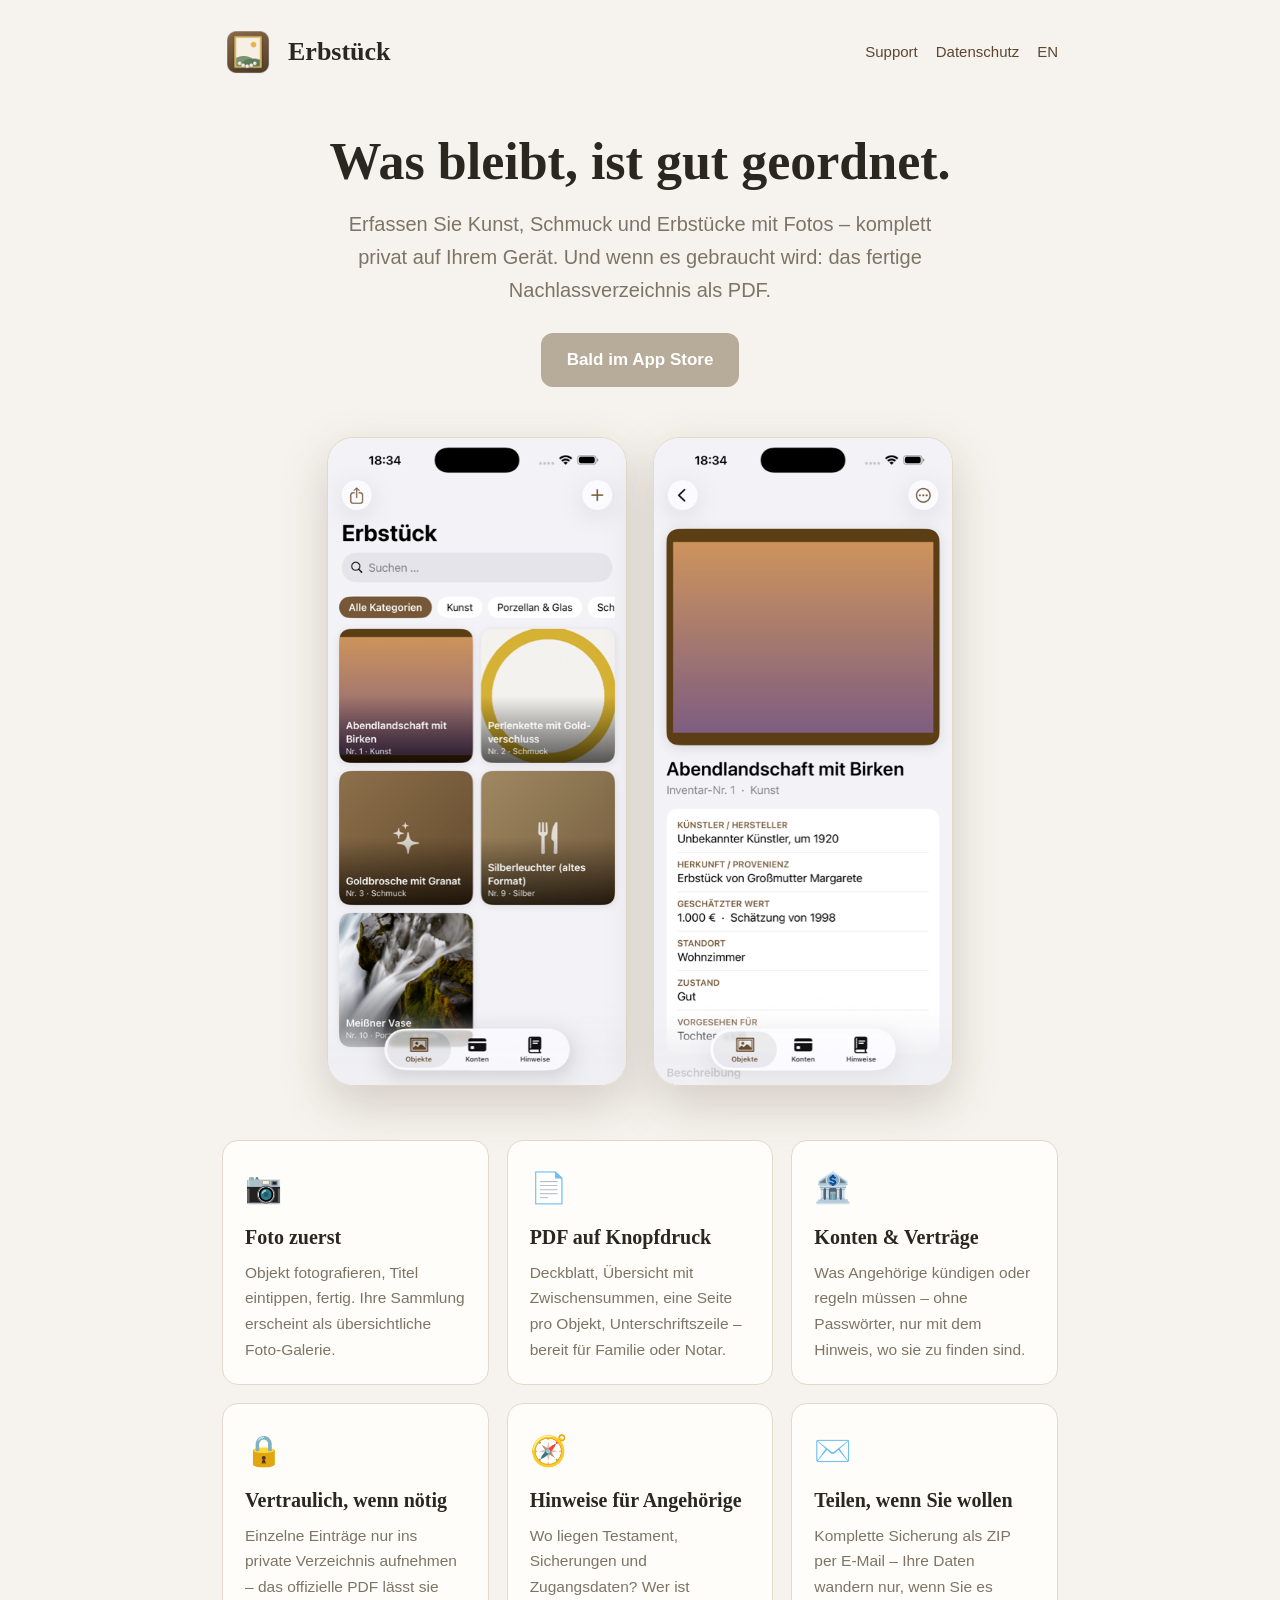
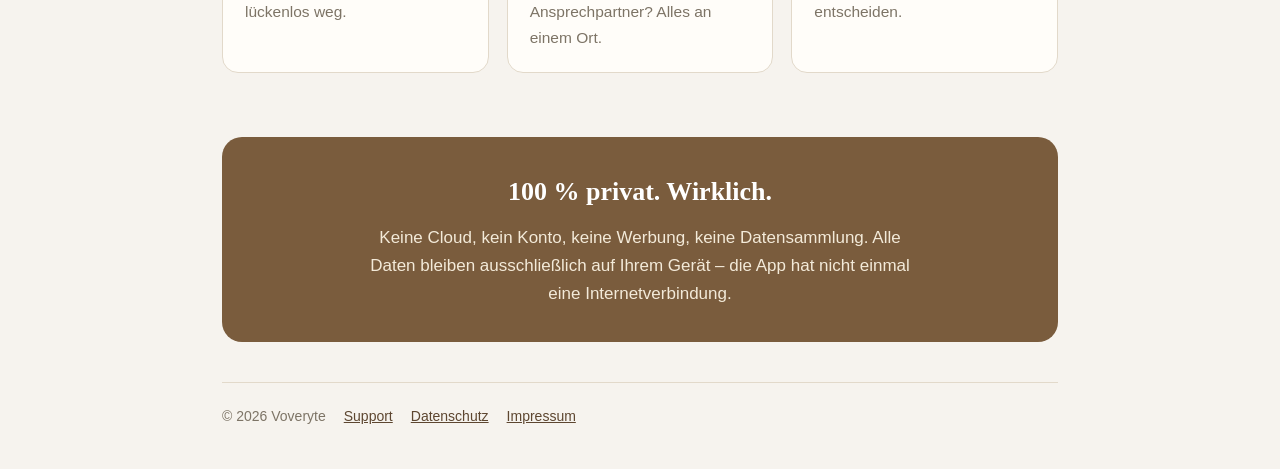
<file: index.html>
<!DOCTYPE html>
<html lang="de">
<head>
<meta charset="utf-8">
<meta name="viewport" content="width=device-width, initial-scale=1">
<title>Erbstück – Inventar & Nachlassverzeichnis</title>
<meta name="description" content="Erfassen Sie Kunst, Schmuck und Erbstücke mit Fotos – komplett privat auf Ihrem Gerät. Auf Wunsch als Nachlassverzeichnis im PDF-Format.">
<link rel="stylesheet" href="style.css">
<link rel="icon" href="bilder/icon.png">
<link rel="alternate" hreflang="en" href="en/index.html">
</head>
<body>
<div class="wrap">
  <header class="site">
    <img src="bilder/icon.png" alt="Erbstück App-Icon">
    <span class="name">Erbstück</span>
    <nav>
      <a href="support.html">Support</a>
      <a href="datenschutz.html">Datenschutz</a>
      <a href="en/index.html">EN</a>
    </nav>
  </header>

  <div class="hero">
    <h1>Was bleibt, ist gut geordnet.</h1>
    <p class="lead">Erfassen Sie Kunst, Schmuck und Erbstücke mit Fotos –
    komplett privat auf Ihrem Gerät. Und wenn es gebraucht wird:
    das fertige Nachlassverzeichnis als PDF.</p>
    <a class="badge soon">Bald im App&nbsp;Store</a>
    <!-- Nach dem Launch ersetzen durch:
    <a class="badge" href="https://apps.apple.com/app/idXXXXXXXX">Im App Store laden</a> -->
  </div>

  <div class="shots">
    <img src="bilder/galerie.png" alt="Foto-Galerie der erfassten Objekte">
    <img src="bilder/detail.png" alt="Detailansicht eines Objekts">
  </div>

  <section class="features">
    <div class="grid">
      <div class="card"><div class="emoji">📷</div><h3>Foto zuerst</h3>
        <p>Objekt fotografieren, Titel eintippen, fertig. Ihre Sammlung
        erscheint als übersichtliche Foto-Galerie.</p></div>
      <div class="card"><div class="emoji">📄</div><h3>PDF auf Knopfdruck</h3>
        <p>Deckblatt, Übersicht mit Zwischensummen, eine Seite pro Objekt,
        Unterschriftszeile – bereit für Familie oder Notar.</p></div>
      <div class="card"><div class="emoji">🏦</div><h3>Konten &amp; Verträge</h3>
        <p>Was Angehörige kündigen oder regeln müssen – ohne Passwörter,
        nur mit dem Hinweis, wo sie zu finden sind.</p></div>
      <div class="card"><div class="emoji">🔒</div><h3>Vertraulich, wenn nötig</h3>
        <p>Einzelne Einträge nur ins private Verzeichnis aufnehmen –
        das offizielle PDF lässt sie lückenlos weg.</p></div>
      <div class="card"><div class="emoji">🧭</div><h3>Hinweise für Angehörige</h3>
        <p>Wo liegen Testament, Sicherungen und Zugangsdaten? Wer ist
        Ansprechpartner? Alles an einem Ort.</p></div>
      <div class="card"><div class="emoji">✉️</div><h3>Teilen, wenn Sie wollen</h3>
        <p>Komplette Sicherung als ZIP per E-Mail – Ihre Daten wandern nur,
        wenn Sie es entscheiden.</p></div>
    </div>
  </section>

  <div class="privacy-band">
    <h2>100 % privat. Wirklich.</h2>
    <p>Keine Cloud, kein Konto, keine Werbung, keine Datensammlung.
    Alle Daten bleiben ausschließlich auf Ihrem Gerät –
    die App hat nicht einmal eine Internetverbindung.</p>
  </div>

  <footer class="site">
    <span>© 2026 Voveryte</span>
    <a href="support.html">Support</a>
    <a href="datenschutz.html">Datenschutz</a>
    <a href="impressum.html">Impressum</a>
  </footer>
</div>
</body>
</html>
</file>
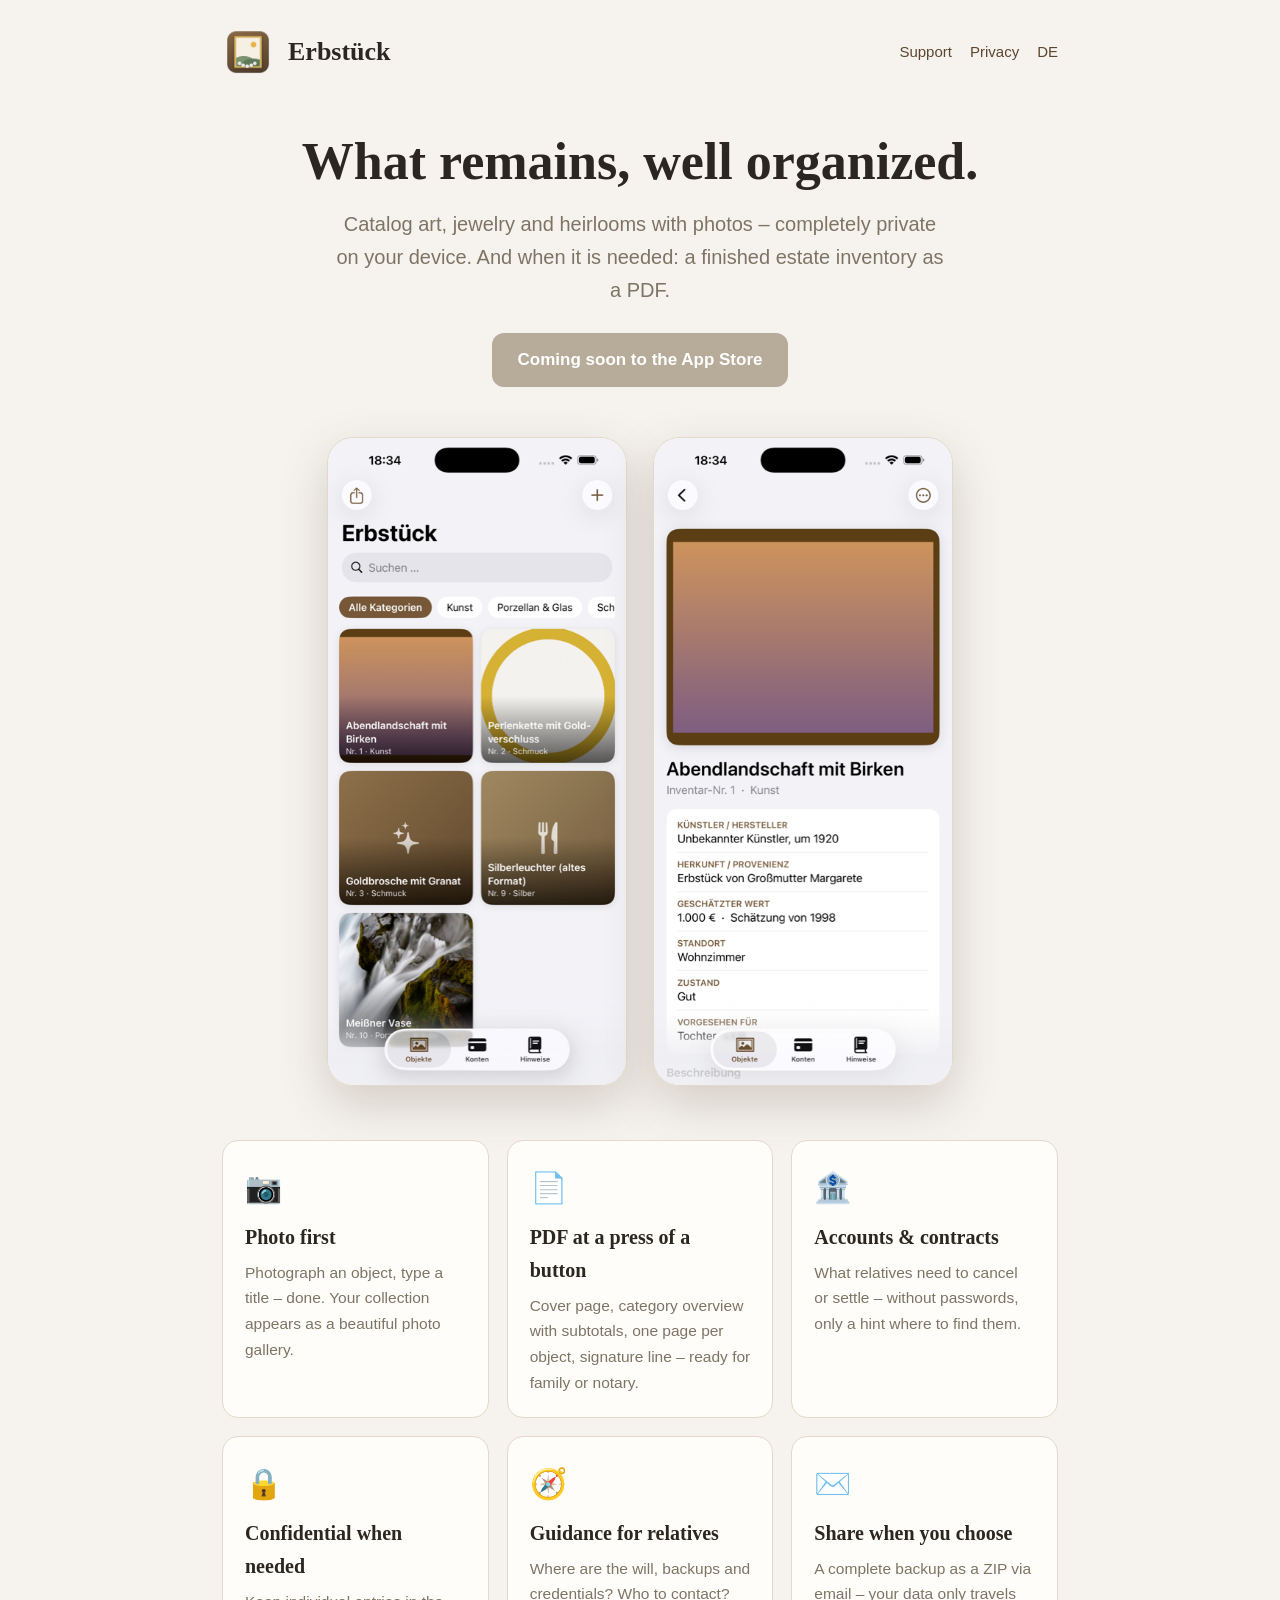
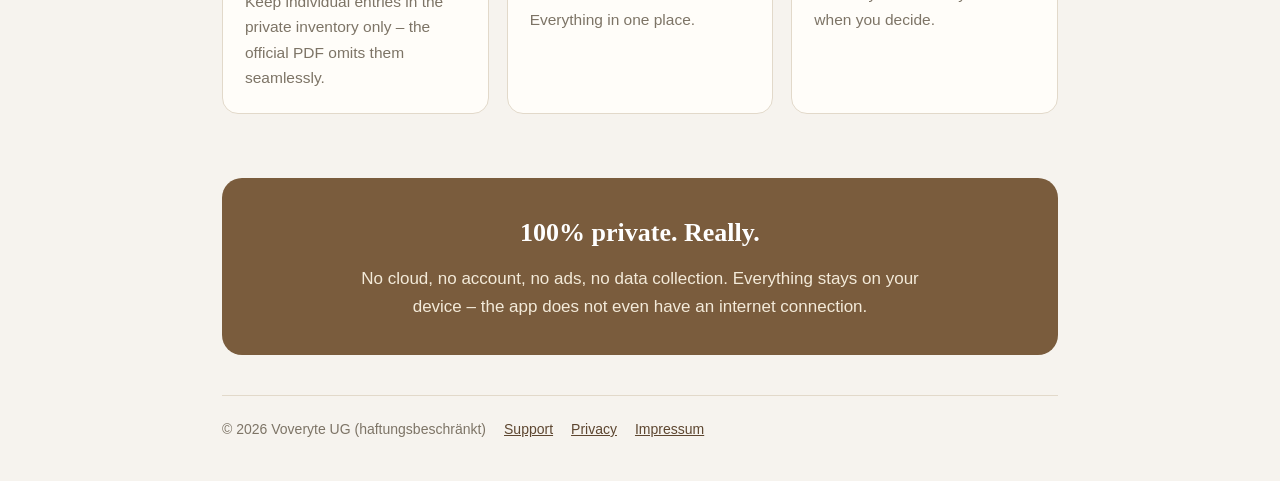
<file: en/index.html>
<!DOCTYPE html>
<html lang="en">
<head>
<meta charset="utf-8">
<meta name="viewport" content="width=device-width, initial-scale=1">
<title>Erbstück – Home Inventory & Estate List</title>
<meta name="description" content="Catalog art, jewelry and heirlooms with photos – completely private on your device. Export an estate inventory PDF whenever you need it.">
<link rel="stylesheet" href="../style.css">
<link rel="icon" href="../bilder/icon.png">
<link rel="alternate" hreflang="de" href="../index.html">
</head>
<body>
<div class="wrap">
  <header class="site">
    <img src="../bilder/icon.png" alt="Erbstück app icon">
    <span class="name">Erbstück</span>
    <nav>
      <a href="support.html">Support</a>
      <a href="privacy.html">Privacy</a>
      <a href="../index.html">DE</a>
    </nav>
  </header>

  <div class="hero">
    <h1>What remains, well organized.</h1>
    <p class="lead">Catalog art, jewelry and heirlooms with photos –
    completely private on your device. And when it is needed:
    a finished estate inventory as a PDF.</p>
    <a class="badge soon">Coming soon to the App&nbsp;Store</a>
    <!-- After launch replace with:
    <a class="badge" href="https://apps.apple.com/app/idXXXXXXXX">Download on the App Store</a> -->
  </div>

  <div class="shots">
    <img src="../bilder/galerie.png" alt="Photo gallery of catalogued objects">
    <img src="../bilder/detail.png" alt="Detail view of an object">
  </div>

  <section class="features">
    <div class="grid">
      <div class="card"><div class="emoji">📷</div><h3>Photo first</h3>
        <p>Photograph an object, type a title – done. Your collection
        appears as a beautiful photo gallery.</p></div>
      <div class="card"><div class="emoji">📄</div><h3>PDF at a press of a button</h3>
        <p>Cover page, category overview with subtotals, one page per
        object, signature line – ready for family or notary.</p></div>
      <div class="card"><div class="emoji">🏦</div><h3>Accounts &amp; contracts</h3>
        <p>What relatives need to cancel or settle – without passwords,
        only a hint where to find them.</p></div>
      <div class="card"><div class="emoji">🔒</div><h3>Confidential when needed</h3>
        <p>Keep individual entries in the private inventory only –
        the official PDF omits them seamlessly.</p></div>
      <div class="card"><div class="emoji">🧭</div><h3>Guidance for relatives</h3>
        <p>Where are the will, backups and credentials? Who to contact?
        Everything in one place.</p></div>
      <div class="card"><div class="emoji">✉️</div><h3>Share when you choose</h3>
        <p>A complete backup as a ZIP via email – your data only travels
        when you decide.</p></div>
    </div>
  </section>

  <div class="privacy-band">
    <h2>100% private. Really.</h2>
    <p>No cloud, no account, no ads, no data collection.
    Everything stays on your device –
    the app does not even have an internet connection.</p>
  </div>

  <footer class="site">
    <span>© 2026 Voveryte UG (haftungsbeschränkt)</span>
    <a href="support.html">Support</a>
    <a href="privacy.html">Privacy</a>
    <a href="../impressum.html">Impressum</a>
  </footer>
</div>
</body>
</html>
</file>
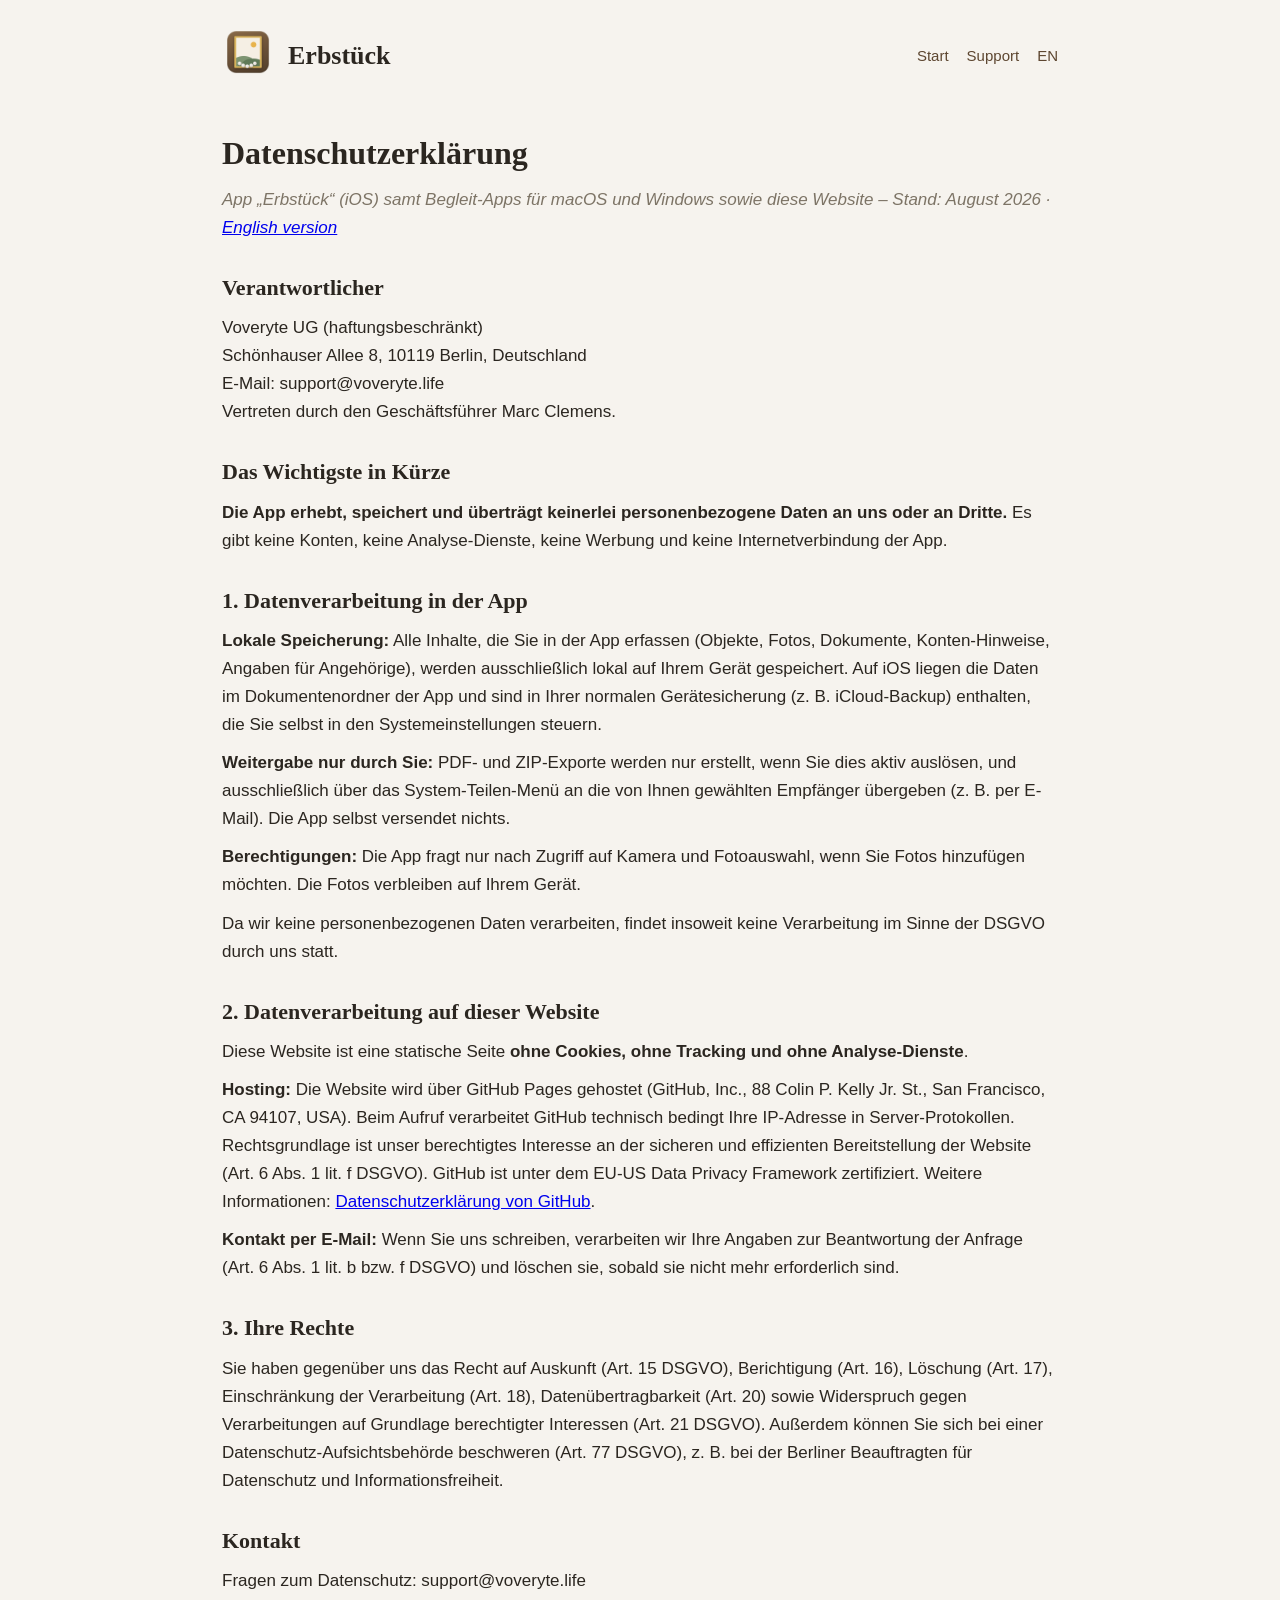
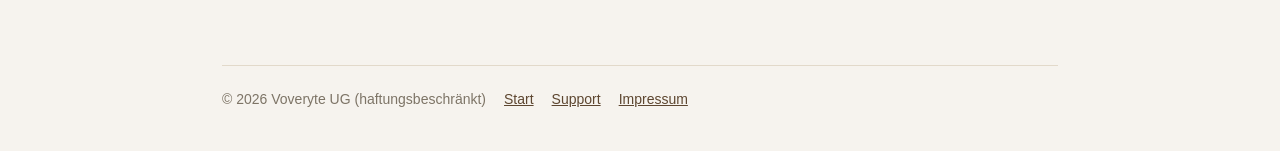
<file: datenschutz.html>
<!DOCTYPE html>
<html lang="de">
<head>
<meta charset="utf-8">
<meta name="viewport" content="width=device-width, initial-scale=1">
<title>Datenschutz – Erbstück</title>
<link rel="stylesheet" href="style.css">
<link rel="icon" href="bilder/icon.png">
<link rel="alternate" hreflang="en" href="en/privacy.html">
</head>
<body>
<div class="wrap">
  <header class="site">
    <a href="index.html"><img src="bilder/icon.png" alt="Erbstück App-Icon"></a>
    <span class="name">Erbstück</span>
    <nav><a href="index.html">Start</a><a href="support.html">Support</a><a href="en/privacy.html">EN</a></nav>
  </header>

  <main class="doc">
    <h1>Datenschutzerklärung</h1>
    <p><em>App „Erbstück“ (iOS) samt Begleit-Apps für macOS und Windows sowie
    diese Website – Stand: August 2026 ·
    <a href="en/privacy.html">English version</a></em></p>

    <h2>Verantwortlicher</h2>
    <p>Voveryte UG (haftungsbeschränkt)<br>
    Schönhauser Allee 8, 10119 Berlin, Deutschland<br>
    E-Mail: support@voveryte.life<br>
    Vertreten durch den Geschäftsführer Marc Clemens.</p>

    <h2>Das Wichtigste in Kürze</h2>
    <p><strong>Die App erhebt, speichert und überträgt keinerlei
    personenbezogene Daten an uns oder an Dritte.</strong> Es gibt keine
    Konten, keine Analyse-Dienste, keine Werbung und keine
    Internetverbindung der App.</p>

    <h2>1. Datenverarbeitung in der App</h2>
    <p><strong>Lokale Speicherung:</strong> Alle Inhalte, die Sie in der App
    erfassen (Objekte, Fotos, Dokumente, Konten-Hinweise, Angaben für
    Angehörige), werden ausschließlich lokal auf Ihrem Gerät gespeichert.
    Auf iOS liegen die Daten im Dokumentenordner der App und sind in Ihrer
    normalen Gerätesicherung (z. B. iCloud-Backup) enthalten, die Sie selbst
    in den Systemeinstellungen steuern.</p>
    <p><strong>Weitergabe nur durch Sie:</strong> PDF- und ZIP-Exporte werden
    nur erstellt, wenn Sie dies aktiv auslösen, und ausschließlich über das
    System-Teilen-Menü an die von Ihnen gewählten Empfänger übergeben
    (z. B. per E-Mail). Die App selbst versendet nichts.</p>
    <p><strong>Berechtigungen:</strong> Die App fragt nur nach Zugriff auf
    Kamera und Fotoauswahl, wenn Sie Fotos hinzufügen möchten. Die Fotos
    verbleiben auf Ihrem Gerät.</p>
    <p>Da wir keine personenbezogenen Daten verarbeiten, findet insoweit
    keine Verarbeitung im Sinne der DSGVO durch uns statt.</p>

    <h2>2. Datenverarbeitung auf dieser Website</h2>
    <p>Diese Website ist eine statische Seite <strong>ohne Cookies, ohne
    Tracking und ohne Analyse-Dienste</strong>.</p>
    <p><strong>Hosting:</strong> Die Website wird über GitHub Pages gehostet
    (GitHub, Inc., 88 Colin P. Kelly Jr. St., San Francisco, CA 94107, USA).
    Beim Aufruf verarbeitet GitHub technisch bedingt Ihre IP-Adresse in
    Server-Protokollen. Rechtsgrundlage ist unser berechtigtes Interesse an
    der sicheren und effizienten Bereitstellung der Website
    (Art. 6 Abs. 1 lit. f DSGVO). GitHub ist unter dem EU-US Data Privacy
    Framework zertifiziert. Weitere Informationen:
    <a href="https://docs.github.com/site-policy/privacy-policies/github-general-privacy-statement">Datenschutzerklärung von GitHub</a>.</p>
    <p><strong>Kontakt per E-Mail:</strong> Wenn Sie uns schreiben, verarbeiten
    wir Ihre Angaben zur Beantwortung der Anfrage
    (Art. 6 Abs. 1 lit. b bzw. f DSGVO) und löschen sie, sobald sie nicht
    mehr erforderlich sind.</p>

    <h2>3. Ihre Rechte</h2>
    <p>Sie haben gegenüber uns das Recht auf Auskunft (Art. 15 DSGVO),
    Berichtigung (Art. 16), Löschung (Art. 17), Einschränkung der
    Verarbeitung (Art. 18), Datenübertragbarkeit (Art. 20) sowie Widerspruch
    gegen Verarbeitungen auf Grundlage berechtigter Interessen
    (Art. 21 DSGVO). Außerdem können Sie sich bei einer
    Datenschutz-Aufsichtsbehörde beschweren (Art. 77 DSGVO), z. B. bei der
    Berliner Beauftragten für Datenschutz und Informationsfreiheit.</p>

    <h2>Kontakt</h2>
    <p>Fragen zum Datenschutz: support@voveryte.life</p>
  </main>

  <footer class="site">
    <span>© 2026 Voveryte UG (haftungsbeschränkt)</span>
    <a href="index.html">Start</a>
    <a href="support.html">Support</a>
    <a href="impressum.html">Impressum</a>
  </footer>
</div>
</body>
</html>
</file>
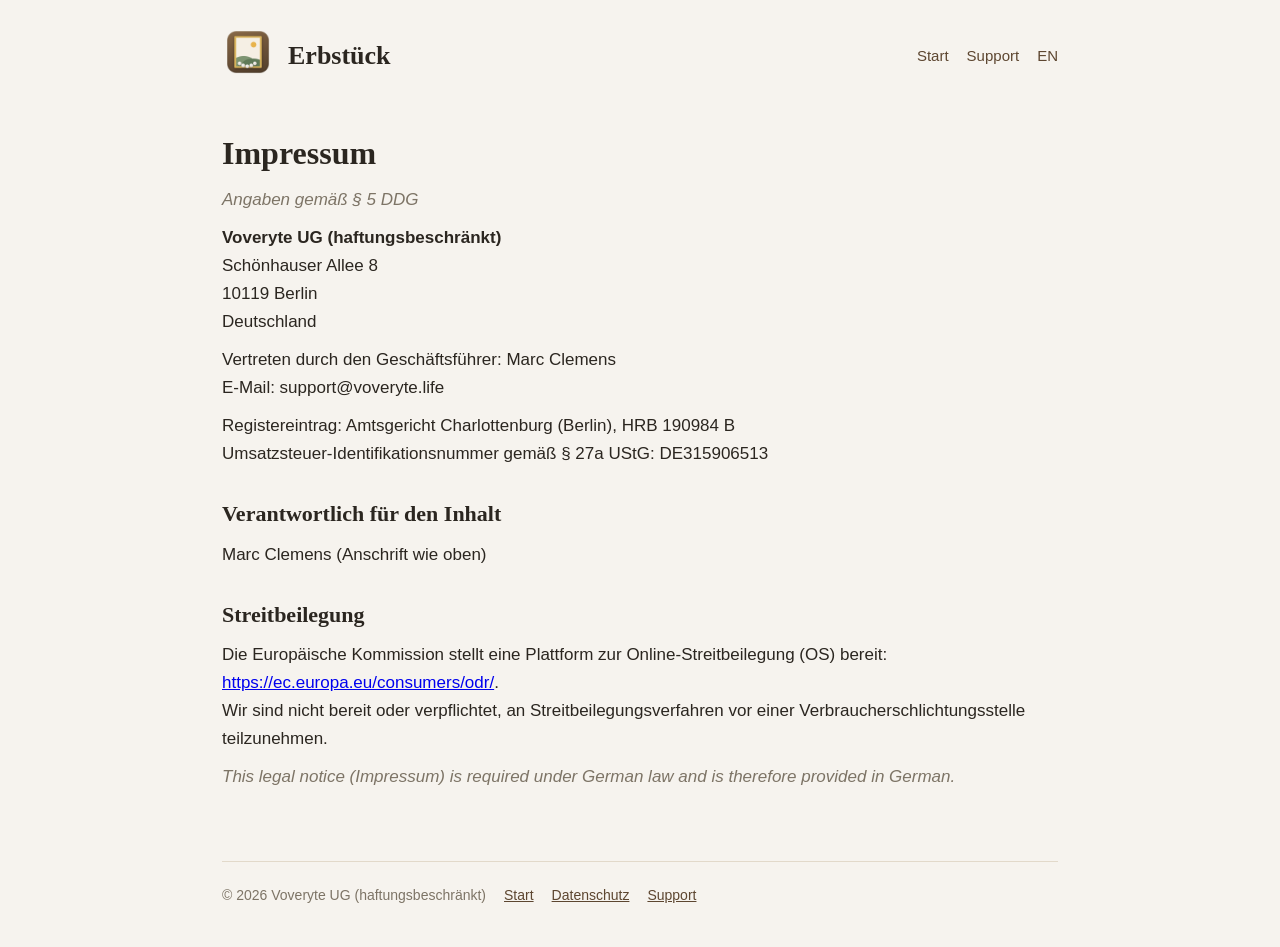
<file: impressum.html>
<!DOCTYPE html>
<html lang="de">
<head>
<meta charset="utf-8">
<meta name="viewport" content="width=device-width, initial-scale=1">
<title>Impressum – Erbstück</title>
<link rel="stylesheet" href="style.css">
<link rel="icon" href="bilder/icon.png">
</head>
<body>
<div class="wrap">
  <header class="site">
    <a href="index.html"><img src="bilder/icon.png" alt="Erbstück App-Icon"></a>
    <span class="name">Erbstück</span>
    <nav><a href="index.html">Start</a><a href="support.html">Support</a><a href="en/index.html">EN</a></nav>
  </header>

  <main class="doc">
    <h1>Impressum</h1>
    <p><em>Angaben gemäß § 5 DDG</em></p>

    <p>
      <strong>Voveryte UG (haftungsbeschränkt)</strong><br>
      Schönhauser Allee 8<br>
      10119 Berlin<br>
      Deutschland
    </p>
    <p>
      Vertreten durch den Geschäftsführer: Marc Clemens<br>
      E-Mail: support@voveryte.life
    </p>
    <p>
      Registereintrag: Amtsgericht Charlottenburg (Berlin), HRB 190984 B<br>
      Umsatzsteuer-Identifikationsnummer gemäß § 27a UStG: DE315906513
    </p>

    <h2>Verantwortlich für den Inhalt</h2>
    <p>Marc Clemens (Anschrift wie oben)</p>

    <h2>Streitbeilegung</h2>
    <p>Die Europäische Kommission stellt eine Plattform zur
    Online-Streitbeilegung (OS) bereit:
    <a href="https://ec.europa.eu/consumers/odr/">https://ec.europa.eu/consumers/odr/</a>.<br>
    Wir sind nicht bereit oder verpflichtet, an Streitbeilegungsverfahren vor
    einer Verbraucherschlichtungsstelle teilzunehmen.</p>

    <p><em>This legal notice (Impressum) is required under German law and is
    therefore provided in German.</em></p>
  </main>

  <footer class="site">
    <span>© 2026 Voveryte UG (haftungsbeschränkt)</span>
    <a href="index.html">Start</a>
    <a href="datenschutz.html">Datenschutz</a>
    <a href="support.html">Support</a>
  </footer>
</div>
</body>
</html>
</file>
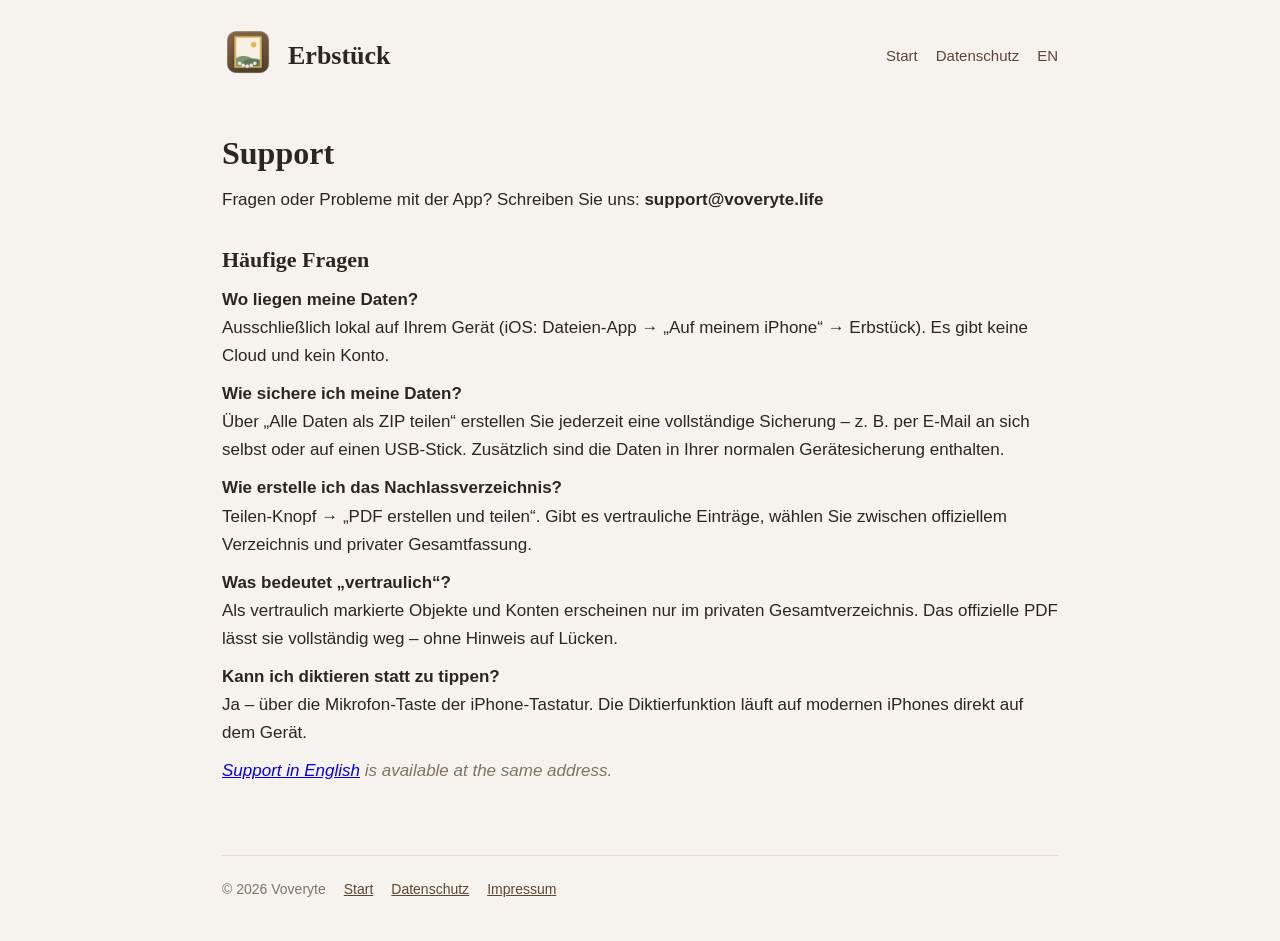
<file: support.html>
<!DOCTYPE html>
<html lang="de">
<head>
<meta charset="utf-8">
<meta name="viewport" content="width=device-width, initial-scale=1">
<title>Support – Erbstück</title>
<link rel="stylesheet" href="style.css">
<link rel="icon" href="bilder/icon.png">
<link rel="alternate" hreflang="en" href="en/support.html">
</head>
<body>
<div class="wrap">
  <header class="site">
    <a href="index.html"><img src="bilder/icon.png" alt="Erbstück App-Icon"></a>
    <span class="name">Erbstück</span>
    <nav><a href="index.html">Start</a><a href="datenschutz.html">Datenschutz</a><a href="en/support.html">EN</a></nav>
  </header>

  <main class="doc">
    <h1>Support</h1>
    <p>Fragen oder Probleme mit der App? Schreiben Sie uns:
    <strong>support@voveryte.life</strong></p>

    <h2>Häufige Fragen</h2>

    <p><strong>Wo liegen meine Daten?</strong><br>
    Ausschließlich lokal auf Ihrem Gerät (iOS: Dateien-App → „Auf meinem
    iPhone“ → Erbstück). Es gibt keine Cloud und kein Konto.</p>

    <p><strong>Wie sichere ich meine Daten?</strong><br>
    Über „Alle Daten als ZIP teilen“ erstellen Sie jederzeit eine vollständige
    Sicherung – z. B. per E-Mail an sich selbst oder auf einen USB-Stick.
    Zusätzlich sind die Daten in Ihrer normalen Gerätesicherung enthalten.</p>

    <p><strong>Wie erstelle ich das Nachlassverzeichnis?</strong><br>
    Teilen-Knopf → „PDF erstellen und teilen“. Gibt es vertrauliche Einträge,
    wählen Sie zwischen offiziellem Verzeichnis und privater Gesamtfassung.</p>

    <p><strong>Was bedeutet „vertraulich“?</strong><br>
    Als vertraulich markierte Objekte und Konten erscheinen nur im privaten
    Gesamtverzeichnis. Das offizielle PDF lässt sie vollständig weg – ohne
    Hinweis auf Lücken.</p>

    <p><strong>Kann ich diktieren statt zu tippen?</strong><br>
    Ja – über die Mikrofon-Taste der iPhone-Tastatur. Die Diktierfunktion
    läuft auf modernen iPhones direkt auf dem Gerät.</p>

    <p><em><a href="en/support.html">Support in English</a> is available at the same address.</em></p>
  </main>

  <footer class="site">
    <span>© 2026 Voveryte</span>
    <a href="index.html">Start</a>
    <a href="datenschutz.html">Datenschutz</a>
    <a href="impressum.html">Impressum</a>
  </footer>
</div>
</body>
</html>
</file>
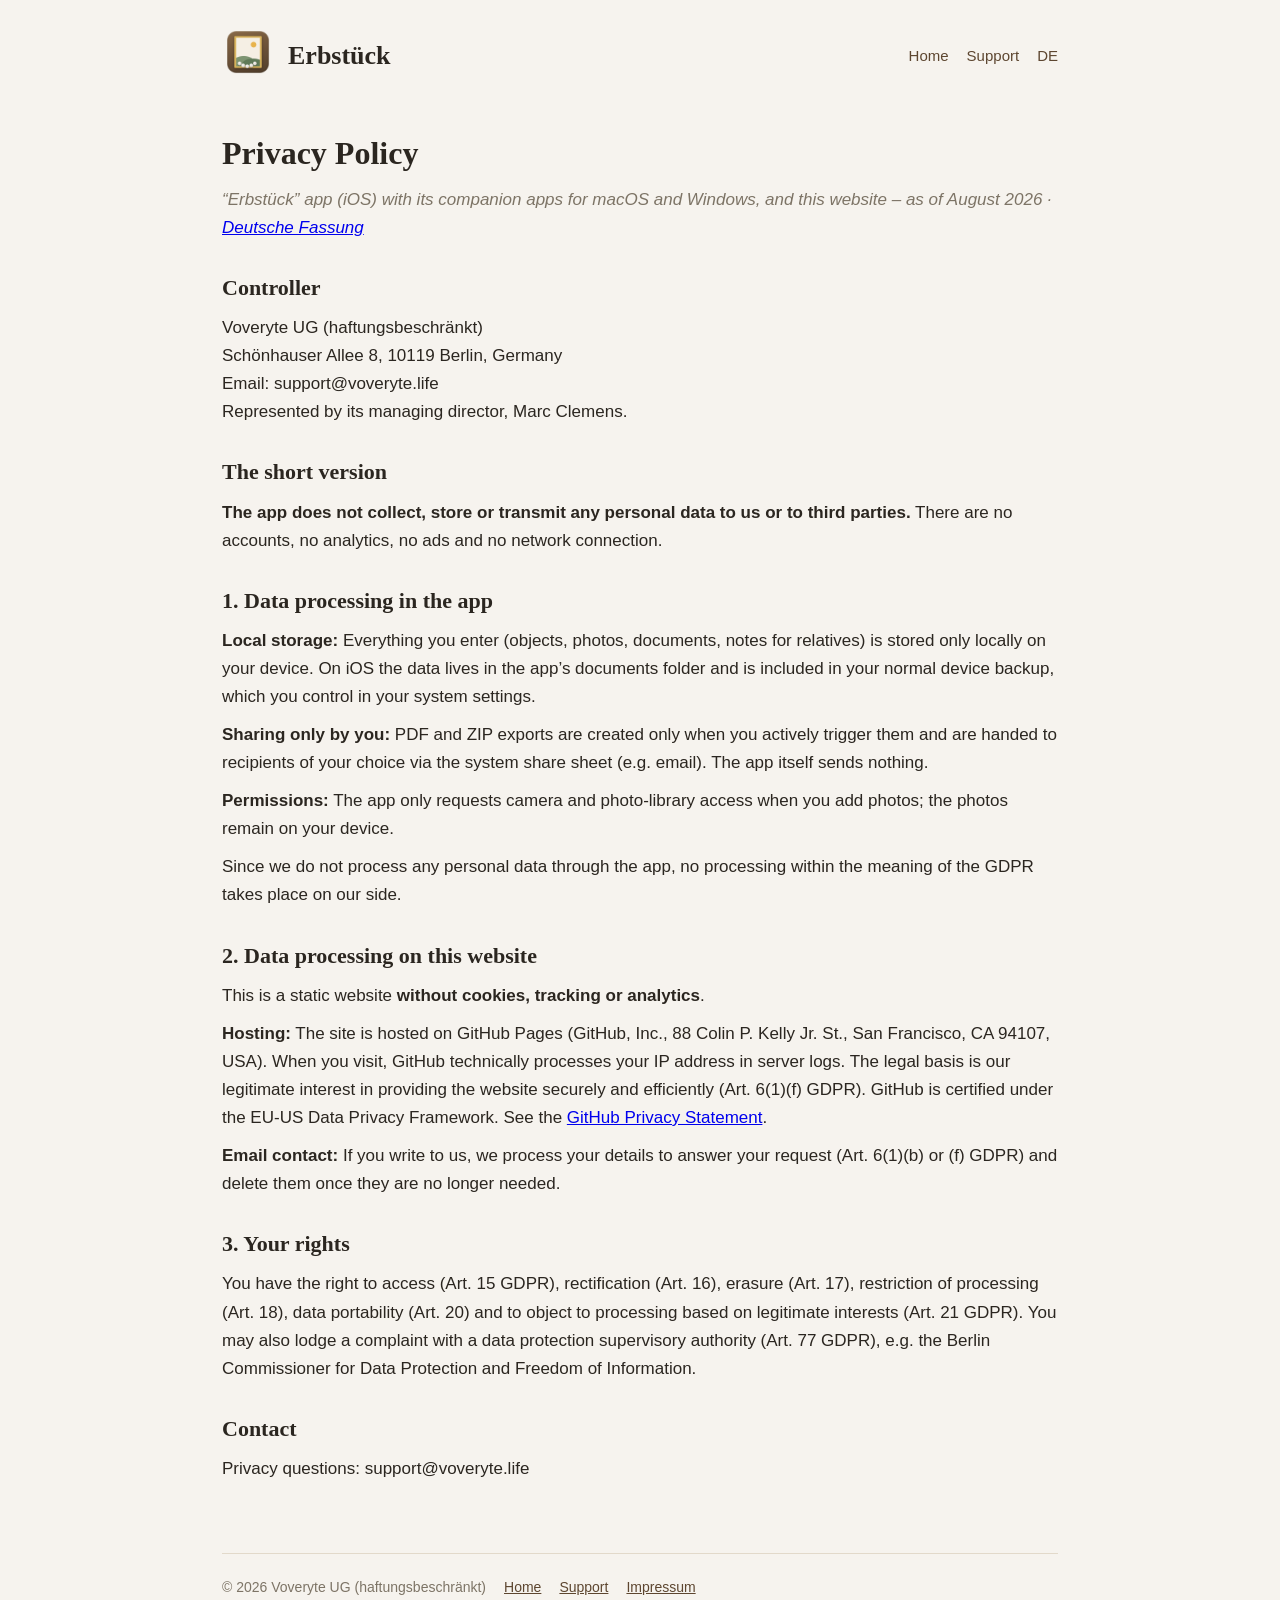
<file: en/privacy.html>
<!DOCTYPE html>
<html lang="en">
<head>
<meta charset="utf-8">
<meta name="viewport" content="width=device-width, initial-scale=1">
<title>Privacy Policy – Erbstück</title>
<link rel="stylesheet" href="../style.css">
<link rel="icon" href="../bilder/icon.png">
<link rel="alternate" hreflang="de" href="../datenschutz.html">
</head>
<body>
<div class="wrap">
  <header class="site">
    <a href="index.html"><img src="../bilder/icon.png" alt="Erbstück app icon"></a>
    <span class="name">Erbstück</span>
    <nav><a href="index.html">Home</a><a href="support.html">Support</a><a href="../datenschutz.html">DE</a></nav>
  </header>

  <main class="doc">
    <h1>Privacy Policy</h1>
    <p><em>“Erbstück” app (iOS) with its companion apps for macOS and Windows,
    and this website – as of August 2026 ·
    <a href="../datenschutz.html">Deutsche Fassung</a></em></p>

    <h2>Controller</h2>
    <p>Voveryte UG (haftungsbeschränkt)<br>
    Schönhauser Allee 8, 10119 Berlin, Germany<br>
    Email: support@voveryte.life<br>
    Represented by its managing director, Marc Clemens.</p>

    <h2>The short version</h2>
    <p><strong>The app does not collect, store or transmit any personal data
    to us or to third parties.</strong> There are no accounts, no analytics,
    no ads and no network connection.</p>

    <h2>1. Data processing in the app</h2>
    <p><strong>Local storage:</strong> Everything you enter (objects, photos,
    documents, notes for relatives) is stored only locally on your device.
    On iOS the data lives in the app’s documents folder and is included in
    your normal device backup, which you control in your system settings.</p>
    <p><strong>Sharing only by you:</strong> PDF and ZIP exports are created
    only when you actively trigger them and are handed to recipients of your
    choice via the system share sheet (e.g. email). The app itself sends
    nothing.</p>
    <p><strong>Permissions:</strong> The app only requests camera and
    photo-library access when you add photos; the photos remain on your
    device.</p>
    <p>Since we do not process any personal data through the app, no
    processing within the meaning of the GDPR takes place on our side.</p>

    <h2>2. Data processing on this website</h2>
    <p>This is a static website <strong>without cookies, tracking or
    analytics</strong>.</p>
    <p><strong>Hosting:</strong> The site is hosted on GitHub Pages
    (GitHub, Inc., 88 Colin P. Kelly Jr. St., San Francisco, CA 94107, USA).
    When you visit, GitHub technically processes your IP address in server
    logs. The legal basis is our legitimate interest in providing the
    website securely and efficiently (Art. 6(1)(f) GDPR). GitHub is
    certified under the EU-US Data Privacy Framework. See the
    <a href="https://docs.github.com/site-policy/privacy-policies/github-general-privacy-statement">GitHub Privacy Statement</a>.</p>
    <p><strong>Email contact:</strong> If you write to us, we process your
    details to answer your request (Art. 6(1)(b) or (f) GDPR) and delete
    them once they are no longer needed.</p>

    <h2>3. Your rights</h2>
    <p>You have the right to access (Art. 15 GDPR), rectification (Art. 16),
    erasure (Art. 17), restriction of processing (Art. 18), data
    portability (Art. 20) and to object to processing based on legitimate
    interests (Art. 21 GDPR). You may also lodge a complaint with a data
    protection supervisory authority (Art. 77 GDPR), e.g. the Berlin
    Commissioner for Data Protection and Freedom of Information.</p>

    <h2>Contact</h2>
    <p>Privacy questions: support@voveryte.life</p>
  </main>

  <footer class="site">
    <span>© 2026 Voveryte UG (haftungsbeschränkt)</span>
    <a href="index.html">Home</a>
    <a href="support.html">Support</a>
    <a href="../impressum.html">Impressum</a>
  </footer>
</div>
</body>
</html>
</file>
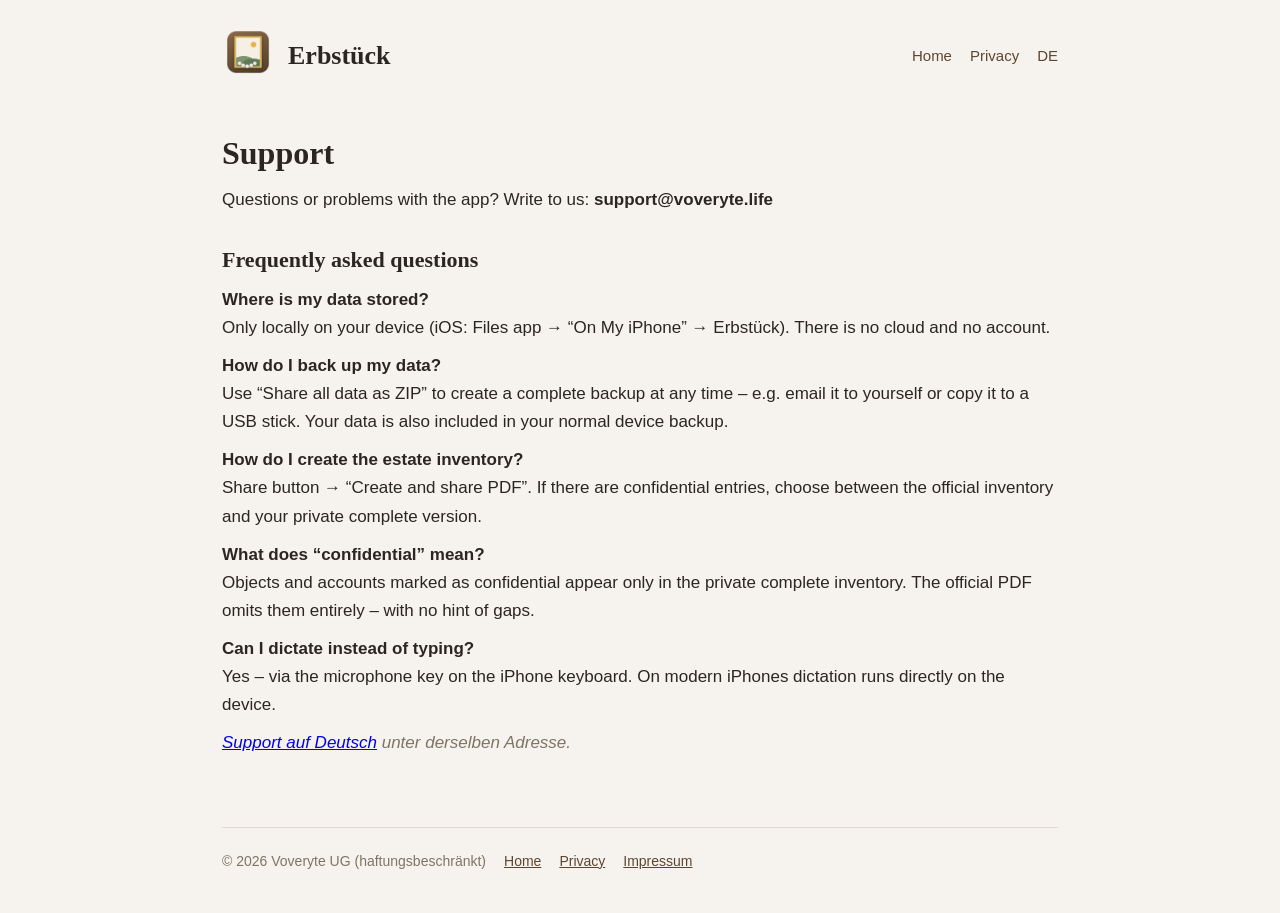
<file: en/support.html>
<!DOCTYPE html>
<html lang="en">
<head>
<meta charset="utf-8">
<meta name="viewport" content="width=device-width, initial-scale=1">
<title>Support – Erbstück</title>
<link rel="stylesheet" href="../style.css">
<link rel="icon" href="../bilder/icon.png">
<link rel="alternate" hreflang="de" href="../support.html">
</head>
<body>
<div class="wrap">
  <header class="site">
    <a href="index.html"><img src="../bilder/icon.png" alt="Erbstück app icon"></a>
    <span class="name">Erbstück</span>
    <nav><a href="index.html">Home</a><a href="privacy.html">Privacy</a><a href="../support.html">DE</a></nav>
  </header>

  <main class="doc">
    <h1>Support</h1>
    <p>Questions or problems with the app? Write to us:
    <strong>support@voveryte.life</strong></p>

    <h2>Frequently asked questions</h2>

    <p><strong>Where is my data stored?</strong><br>
    Only locally on your device (iOS: Files app → “On My iPhone” →
    Erbstück). There is no cloud and no account.</p>

    <p><strong>How do I back up my data?</strong><br>
    Use “Share all data as ZIP” to create a complete backup at any time –
    e.g. email it to yourself or copy it to a USB stick. Your data is also
    included in your normal device backup.</p>

    <p><strong>How do I create the estate inventory?</strong><br>
    Share button → “Create and share PDF”. If there are confidential
    entries, choose between the official inventory and your private
    complete version.</p>

    <p><strong>What does “confidential” mean?</strong><br>
    Objects and accounts marked as confidential appear only in the private
    complete inventory. The official PDF omits them entirely – with no
    hint of gaps.</p>

    <p><strong>Can I dictate instead of typing?</strong><br>
    Yes – via the microphone key on the iPhone keyboard. On modern iPhones
    dictation runs directly on the device.</p>

    <p><em><a href="../support.html">Support auf Deutsch</a> unter derselben
    Adresse.</em></p>
  </main>

  <footer class="site">
    <span>© 2026 Voveryte UG (haftungsbeschränkt)</span>
    <a href="index.html">Home</a>
    <a href="privacy.html">Privacy</a>
    <a href="../impressum.html">Impressum</a>
  </footer>
</div>
</body>
</html>
</file>
<file: style.css>
/* Erbstück – Website */
* { margin: 0; padding: 0; box-sizing: border-box; }
:root {
  --bg: #f6f3ee;
  --panel: #fffdf9;
  --border: #e2d9ca;
  --text: #2b2620;
  --muted: #7d7466;
  --accent: #7a5c3d;
  --accent-dark: #5d4630;
  --serif: ui-serif, "New York", Georgia, "Times New Roman", serif;
}
body {
  font-family: -apple-system, "Helvetica Neue", Helvetica, Arial, sans-serif;
  color: var(--text);
  background: var(--bg);
  line-height: 1.65;
  font-size: 17px;
}
.wrap { max-width: 880px; margin: 0 auto; padding: 0 22px; }

header.site {
  display: flex;
  align-items: center;
  gap: 14px;
  padding: 26px 0 10px;
}
header.site img { width: 52px; height: 52px; border-radius: 12px; }
header.site .name { font-family: var(--serif); font-size: 26px; font-weight: 600; }
header.site nav { margin-left: auto; display: flex; gap: 18px; }
header.site nav a { color: var(--accent-dark); text-decoration: none; font-size: 15px; }
header.site nav a:hover { text-decoration: underline; }

.hero { text-align: center; padding: 44px 0 10px; }
.hero h1 {
  font-family: var(--serif);
  font-size: clamp(34px, 6vw, 52px);
  font-weight: 600;
  line-height: 1.15;
  margin-bottom: 16px;
}
.hero p.lead { font-size: 20px; color: var(--muted); max-width: 620px; margin: 0 auto 26px; }
.badge {
  display: inline-block;
  background: var(--accent);
  color: #fff;
  border-radius: 12px;
  padding: 13px 26px;
  text-decoration: none;
  font-weight: 600;
  box-shadow: 0 3px 12px rgba(90, 65, 40, 0.3);
}
.badge:hover { background: var(--accent-dark); }
.badge.soon { background: #b7ab99; box-shadow: none; cursor: default; }

.shots { display: flex; justify-content: center; gap: 26px; padding: 40px 0 10px; flex-wrap: wrap; }
.shots img {
  width: min(300px, 42vw);
  border-radius: 26px;
  border: 1px solid var(--border);
  box-shadow: 0 18px 50px rgba(70, 50, 30, 0.2);
}

section.features { padding: 44px 0; }
.grid { display: grid; grid-template-columns: repeat(auto-fit, minmax(240px, 1fr)); gap: 18px; }
.card {
  background: var(--panel);
  border: 1px solid var(--border);
  border-radius: 16px;
  padding: 22px;
}
.card .emoji { font-size: 30px; margin-bottom: 8px; }
.card h3 { font-family: var(--serif); font-size: 20px; margin-bottom: 6px; }
.card p { font-size: 15.5px; color: var(--muted); }

.privacy-band {
  background: var(--accent);
  color: #f3ead9;
  border-radius: 20px;
  padding: 34px;
  text-align: center;
  margin: 20px 0 40px;
}
.privacy-band h2 { font-family: var(--serif); font-size: 26px; color: #fff; margin-bottom: 10px; }
.privacy-band p { max-width: 560px; margin: 0 auto; }

main.doc { padding: 30px 0 60px; }
main.doc h1 { font-family: var(--serif); font-size: 32px; margin-bottom: 6px; }
main.doc h2 { font-family: var(--serif); font-size: 22px; margin: 28px 0 8px; }
main.doc p, main.doc li { margin-bottom: 10px; }
main.doc em { color: var(--muted); }
main.doc hr { border: none; border-top: 1px solid var(--border); margin: 40px 0; }

footer.site {
  border-top: 1px solid var(--border);
  padding: 22px 0 40px;
  color: var(--muted);
  font-size: 14px;
  display: flex;
  gap: 18px;
  flex-wrap: wrap;
}
footer.site a { color: var(--accent-dark); }
</file>
